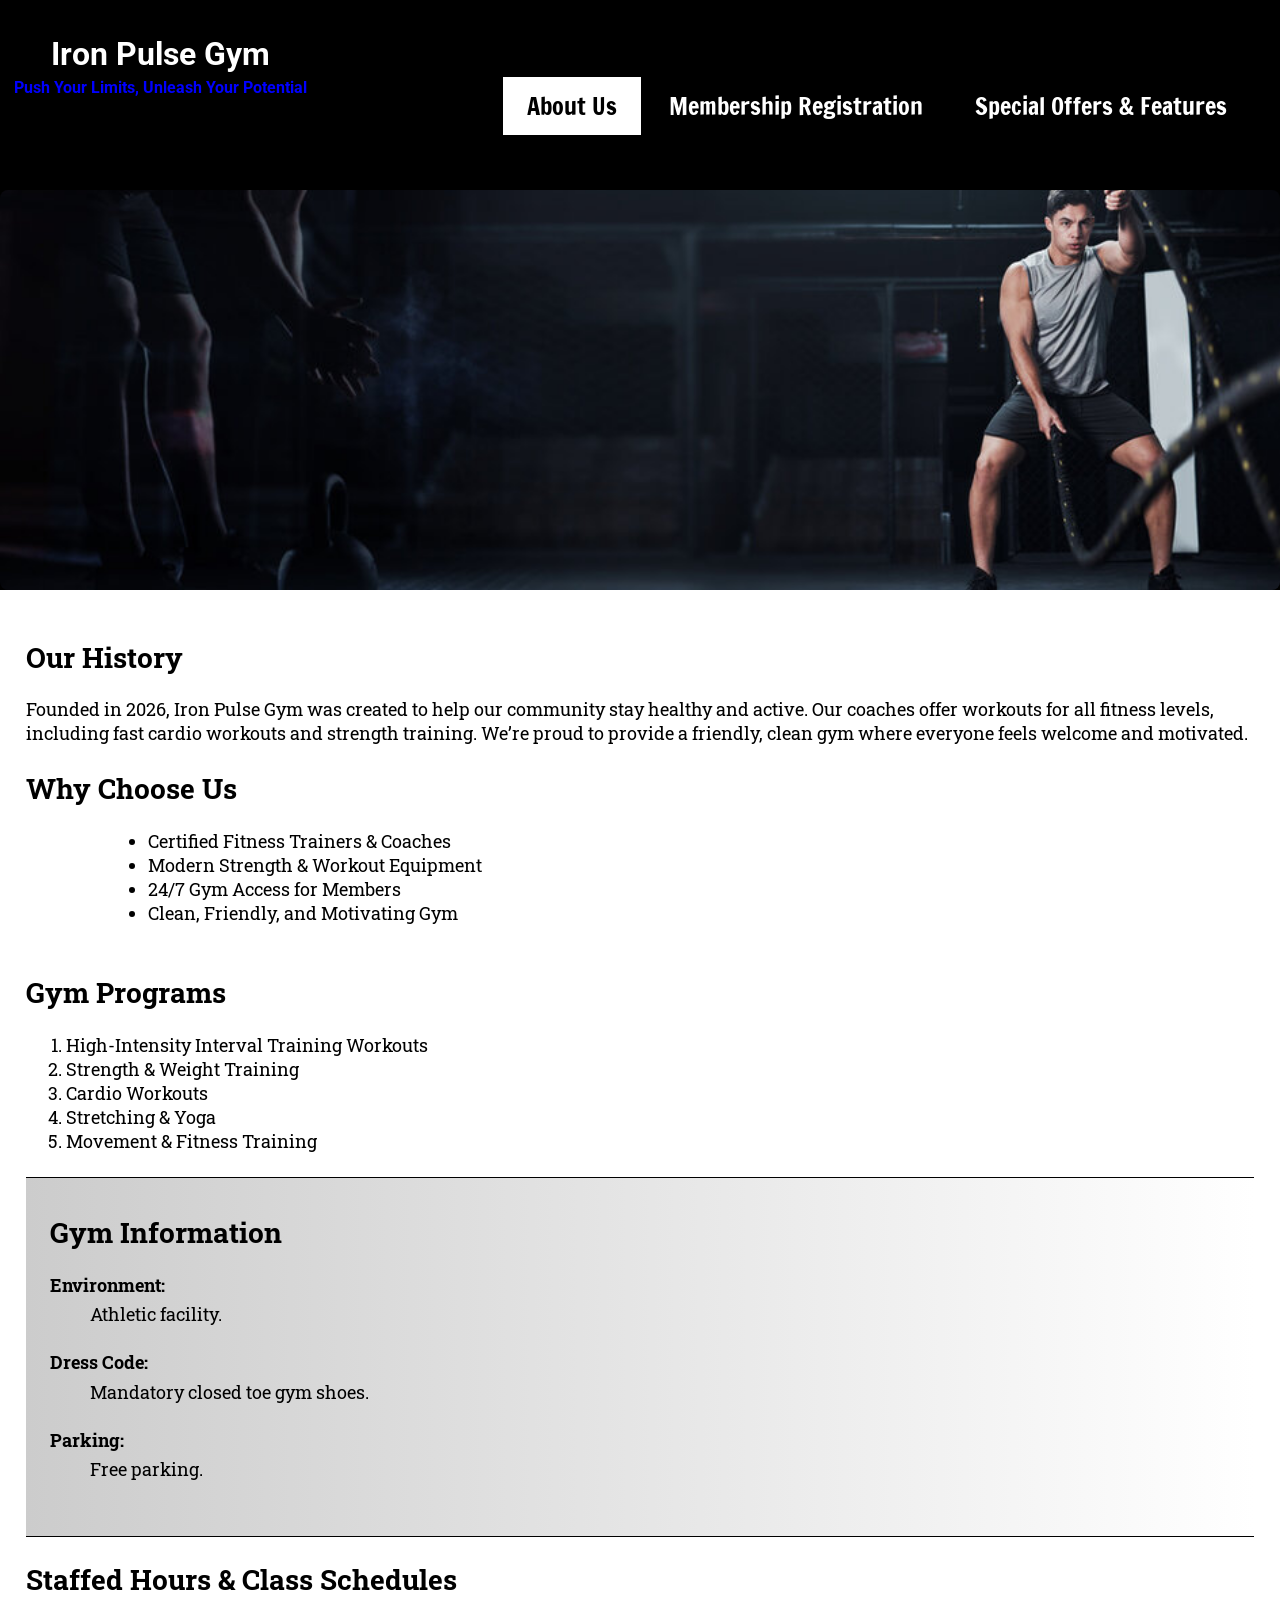
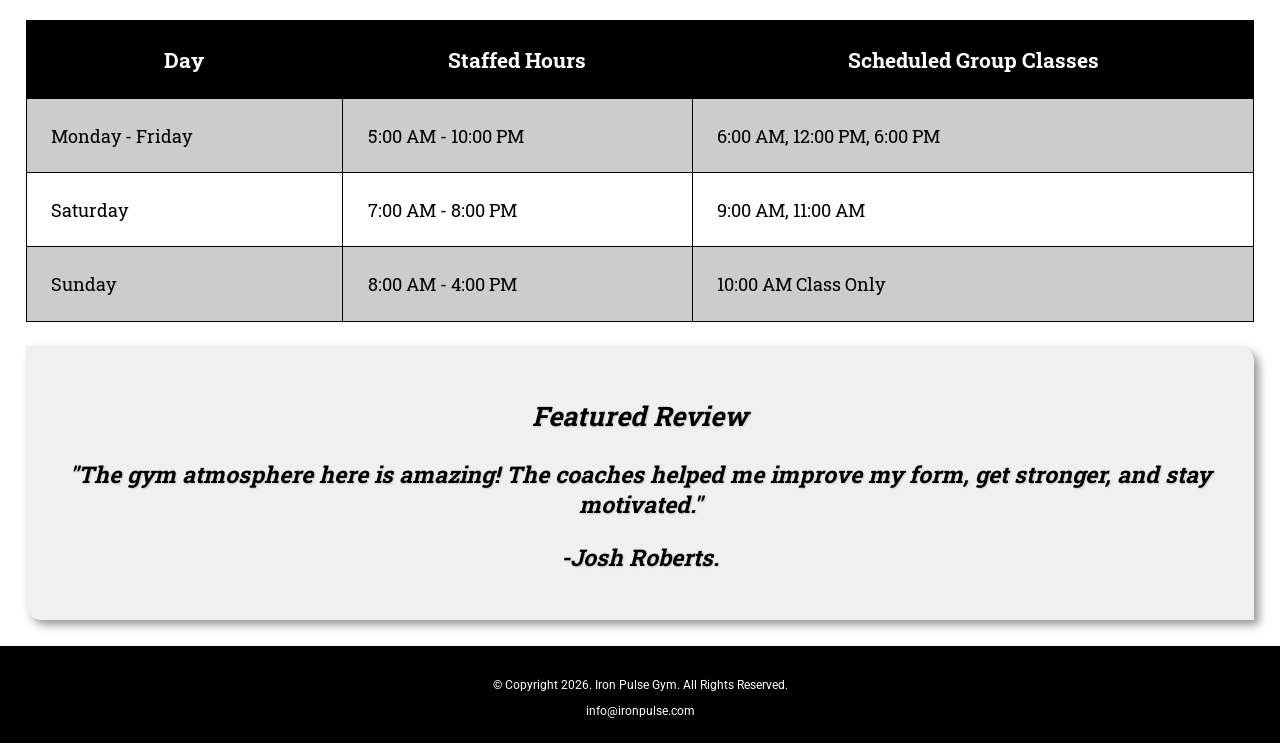
<file: index.html>
<!DOCTYPE html>
<!-- This website template was adapted by: Tyrell McCallum -->
<html lang="en">
<head>
    <title>Iron Pulse Gym - About Us</title>
    <meta charset="utf-8">
    <link href="https://fonts.googleapis.com/css2?family=Roboto&family=Roboto+Slab&family=Francois+One&display=swap" rel="stylesheet">
    <link rel="stylesheet" href="css/styles.css">
    <meta name="viewport" content="width=device-width, initial-scale=1.0">
</head>
<body>

<div id="container">

    <!-- Header -->
    <header>
        <h1>Iron Pulse Gym</h1>
        <p>Push Your Limits, Unleash Your Potential</p>
    </header>

    <!-- Navigation -->
    <nav>
        <ul>
            <li><a href="index.html" class="active">About Us</a></li>
            <li><a href="register.html">Membership Registration</a></li>
            <li><a href="creativity.html">Special Offers & Features</a></li>
        </ul>
    </nav>

    <!-- Gym Picture -->
    <figure class="frame">
        <img src="images/gym-banner.jpg" alt="Iron Pulse Fitness Training Floor" class="round">
    </figure>

    <!-- Main -->
    <main>
        
        <!-- Gym History -->
        <section>
            <h2>Our History</h2>
            <p>Founded in 2026, Iron Pulse Gym was created to help our community stay healthy and active. Our coaches offer workouts for all fitness levels, including fast cardio workouts and strength training. We’re proud to provide a friendly, clean gym where everyone feels welcome and motivated.</p>
        </section>

        <!-- Why Choose Us -->
        <section>
            <h2>Why Choose Us</h2>
            <ul>
                <li>Certified Fitness Trainers & Coaches</li>
                <li>Modern Strength & Workout Equipment</li>
                <li>24/7 Gym Access for Members</li>
                <li>Clean, Friendly, and Motivating Gym</li>
            </ul>
        </section>

        <!-- Gym Programs -->
        <section>
            <h2>Gym Programs</h2>
            <ol>
                <li>High-Intensity Interval Training Workouts</li>
                <li>Strength & Weight Training</li>
                <li>Cardio Workouts</li>
                <li>Stretching & Yoga</li>
                <li>Movement & Fitness Training</li>
            </ol>
        </section>

        <!-- Gym Info -->
        <section id="exercises">
            <h2>Gym Information</h2>
            <dl>
                <dt>Environment:</dt>
                <dd>Athletic facility.</dd>

                <dt>Dress Code:</dt>
                <dd>Mandatory closed toe gym shoes.</dd>

                <dt>Parking:</dt>
                <dd>Free parking.</dd>
            </dl>
        </section>

        <!-- Hours of Operation & Class Schedules -->
        <section>
            <h2>Staffed Hours & Class Schedules</h2>
            <table>
                <thead>
                    <tr>
                        <th>Day</th>
                        <th>Staffed Hours</th>
                        <th>Scheduled Group Classes</th>
                    </tr>
                </thead>
                <tbody>
                    <tr>
                        <td>Monday - Friday</td>
                        <td>5:00 AM - 10:00 PM</td>
                        <td>6:00 AM, 12:00 PM, 6:00 PM</td>
                    </tr>
                    <tr>
                        <td>Saturday</td>
                        <td>7:00 AM - 8:00 PM</td>
                        <td>9:00 AM, 11:00 AM</td>
                    </tr>
                    <tr>
                        <td>Sunday</td>
                        <td>8:00 AM - 4:00 PM</td>
                        <td>10:00 AM Class Only</td>
                    </tr>
                </tbody>
            </table>
        </section>

        <!-- Review -->
        <aside>
            <h3>Featured Review</h3>
            <p>"The gym atmosphere here is amazing! The coaches helped me improve my form, get stronger, and stay motivated."</p>
            <p><strong>-Josh Roberts.</strong></p>
        </aside>

    </main>

    <!-- Footer -->
    <footer>
        <p>&copy; Copyright 2026. Iron Pulse Gym. All Rights Reserved.</p>
        <p><a href="mailto:info@ironpulse.com">info@ironpulse.com</a></p>
    </footer>

</div>

</body>
</html>
</file>
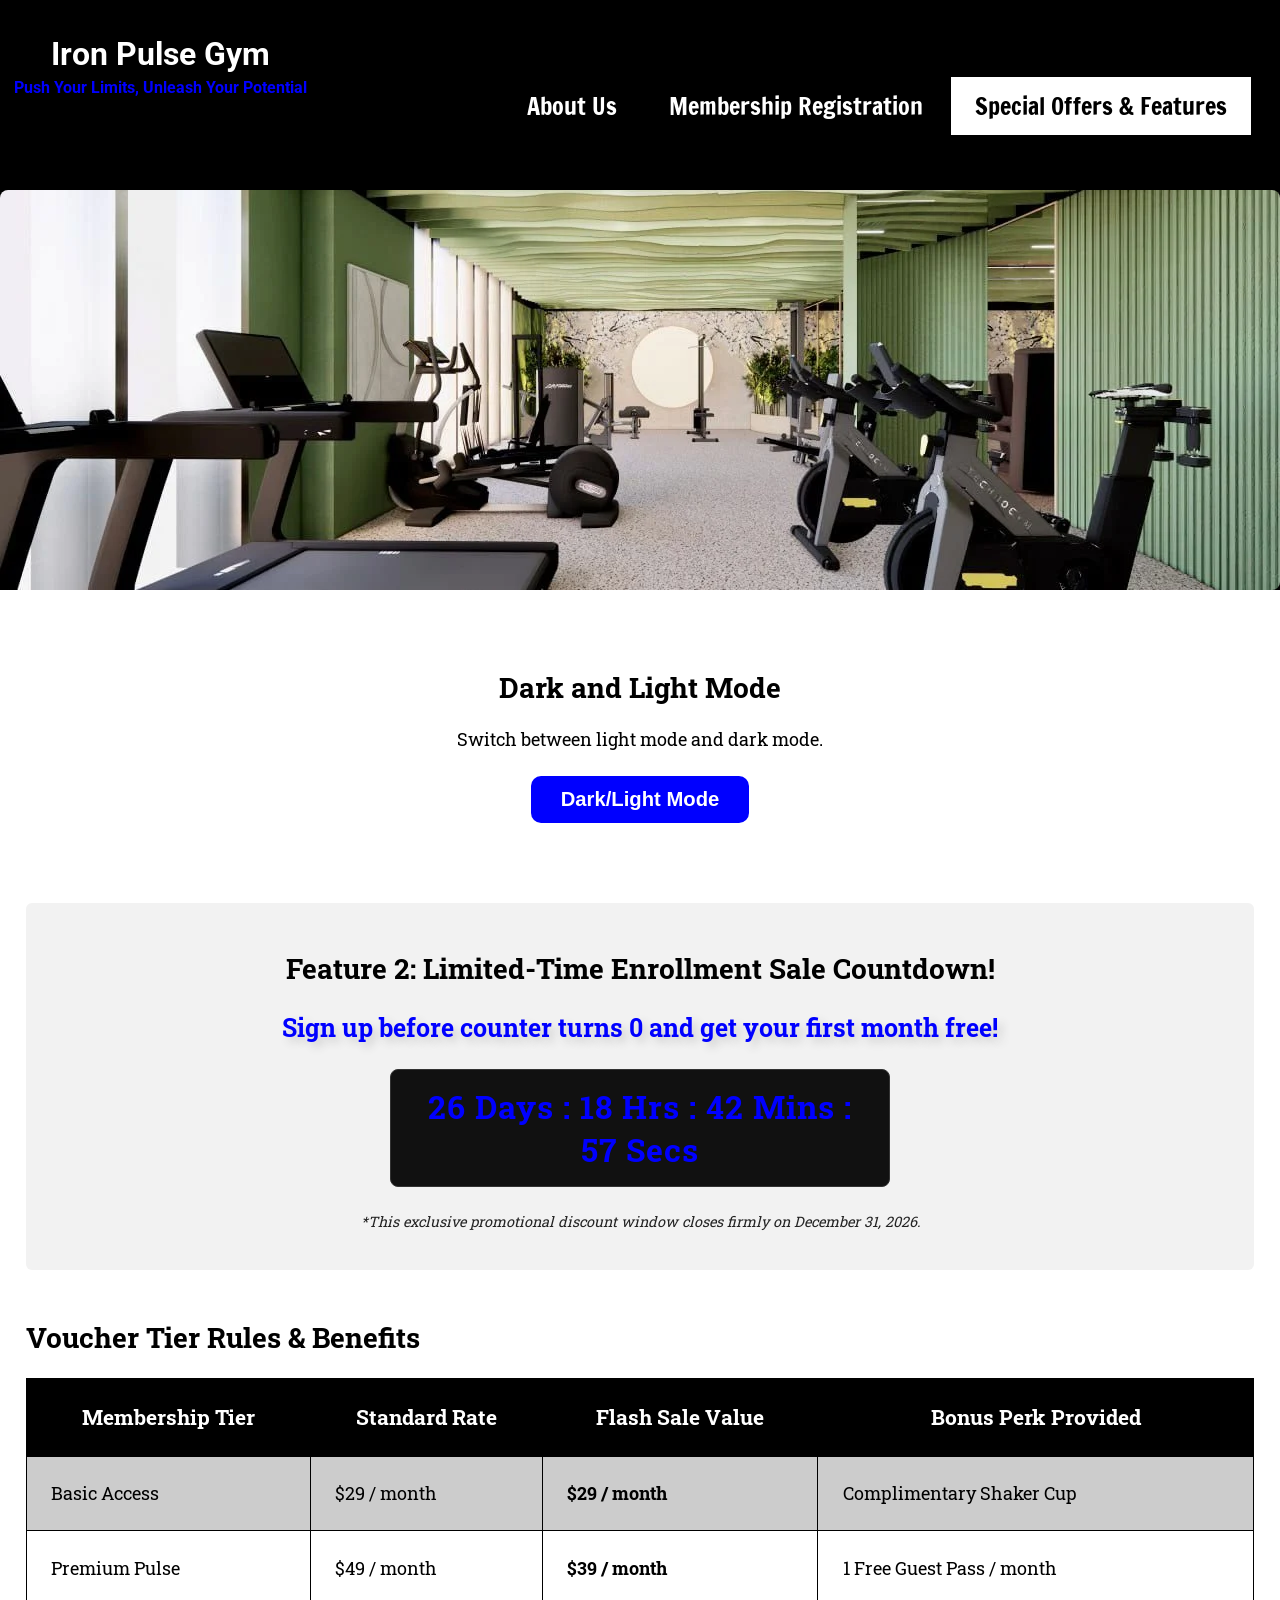
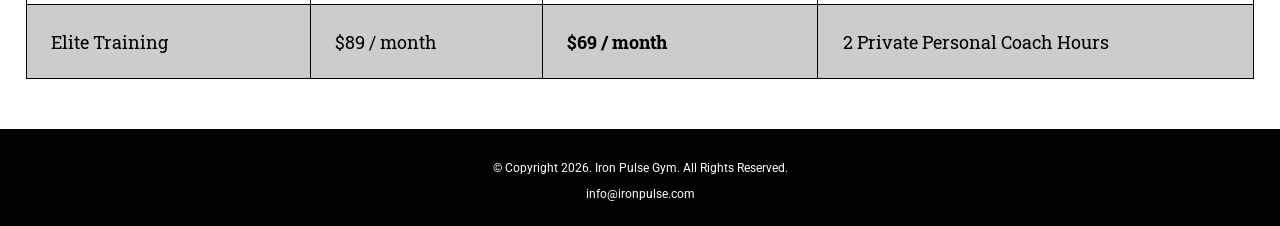
<file: creativity.html>
<!DOCTYPE html>
<!-- This website template was adapted by: Tyrell McCallum -->
<html lang="en">
<head>
    <title>Iron Pulse Gym - Special Offers & Features</title>
    <meta charset="utf-8">
    <link href="https://fonts.googleapis.com/css2?family=Roboto&family=Roboto+Slab&family=Francois+One&display=swap" rel="stylesheet">
    <link rel="stylesheet" href="css/styles.css">
    <meta name="viewport" content="width=device-width, initial-scale=1.0">
</head>
<body>

<div id="container">

    <!-- Header -->
    <header>
        <h1>Iron Pulse Gym</h1>
        <p>Push Your Limits, Unleash Your Potential</p>
    </header>

    <!-- Navigation -->
    <nav>
        <ul>
            <li><a href="index.html">About Us</a></li>
            <li><a href="register.html">Membership Registration</a></li>
            <li><a href="creativity.html" class="active">Special Offers & Features</a></li>
        </ul>
    </nav>
	
    <!-- Image -->
    <figure class="frame">
        <img src="images/dining.jpg" alt="Iron Pulse Training Facility Area" class="round">
    </figure>
		
    <!-- Main -->
    <main>

        <!-- Button for dark and light mode -->
        <div id="contact" class="interactive-box" style="margin-bottom: 4%;">
            <h2>Dark and Light Mode</h2>
            <p>Switch between light mode and dark mode.</p>
            
            <div style="margin-top: 25px;">
                <button id="themeToggleBtn" class="btn-submit">Dark/Light Mode</button>
            </div>
        </div>

        <!-- Sale Countdown -->
        <div id="form" class="interactive-box countdown-section">
            <h2>Feature 2: Limited-Time Enrollment Sale Countdown!</h2>
            <p class="action">Sign up before counter turns 0 and get your first month free!</p>
            
            <!-- Countdown -->
            <div id="clockDisplay" class="timer-display" style="font-size: 2rem; font-weight: bold; margin: 25px auto; letter-spacing: 1px; max-width: 500px; padding: 15px; border-radius: 8px;">
                <span id="daysBox">00</span> Days : 
                <span id="hoursBox">00</span> Hrs : 
                <span id="minutesBox">00</span> Mins : 
                <span id="secondsBox">00</span> Secs
            </div>
            
            <p style="font-style: italic; font-size: 0.9rem; opacity: 0.85;">
                *This exclusive promotional discount window closes firmly on December 31, 2026.
            </p>
        </div>

        <!--  Prices -->
        <section style="margin-top: 4%;">
            <h2>Voucher Tier Rules & Benefits</h2>
            <table>
                <thead>
                    <tr>
                        <th>Membership Tier</th>
                        <th>Standard Rate</th>
                        <th>Flash Sale Value</th>
                        <th>Bonus Perk Provided</th>
                    </tr>
                </thead>
                <tbody>
                    <tr>
                        <td>Basic Access</td>
                        <td>$29 / month</td>
                        <td><strong>$29 / month</strong></td>
                        <td>Complimentary Shaker Cup</td>
                    </tr>
                    <tr>
                        <td>Premium Pulse</td>
                        <td>$49 / month</td>
                        <td><strong>$39 / month</strong></td>
                        <td>1 Free Guest Pass / month</td>
                    </tr>
                    <tr>
                        <td>Elite Training</td>
                        <td>$89 / month</td>
                        <td><strong>$69 / month</strong></td>
                        <td>2 Private Personal Coach Hours</td>
                    </tr>
                </tbody>
            </table>
        </section>

    </main>

    <!-- Footer -->
    <footer>
        <p>&copy; Copyright 2026. Iron Pulse Gym. All Rights Reserved.</p>
        <p><a href="mailto:info@ironpulse.com">info@ironpulse.com</a></p>
    </footer>

</div>

<!-- JS Script File -->
<script src="js/script.js"></script>
</body>
</html>
</file>
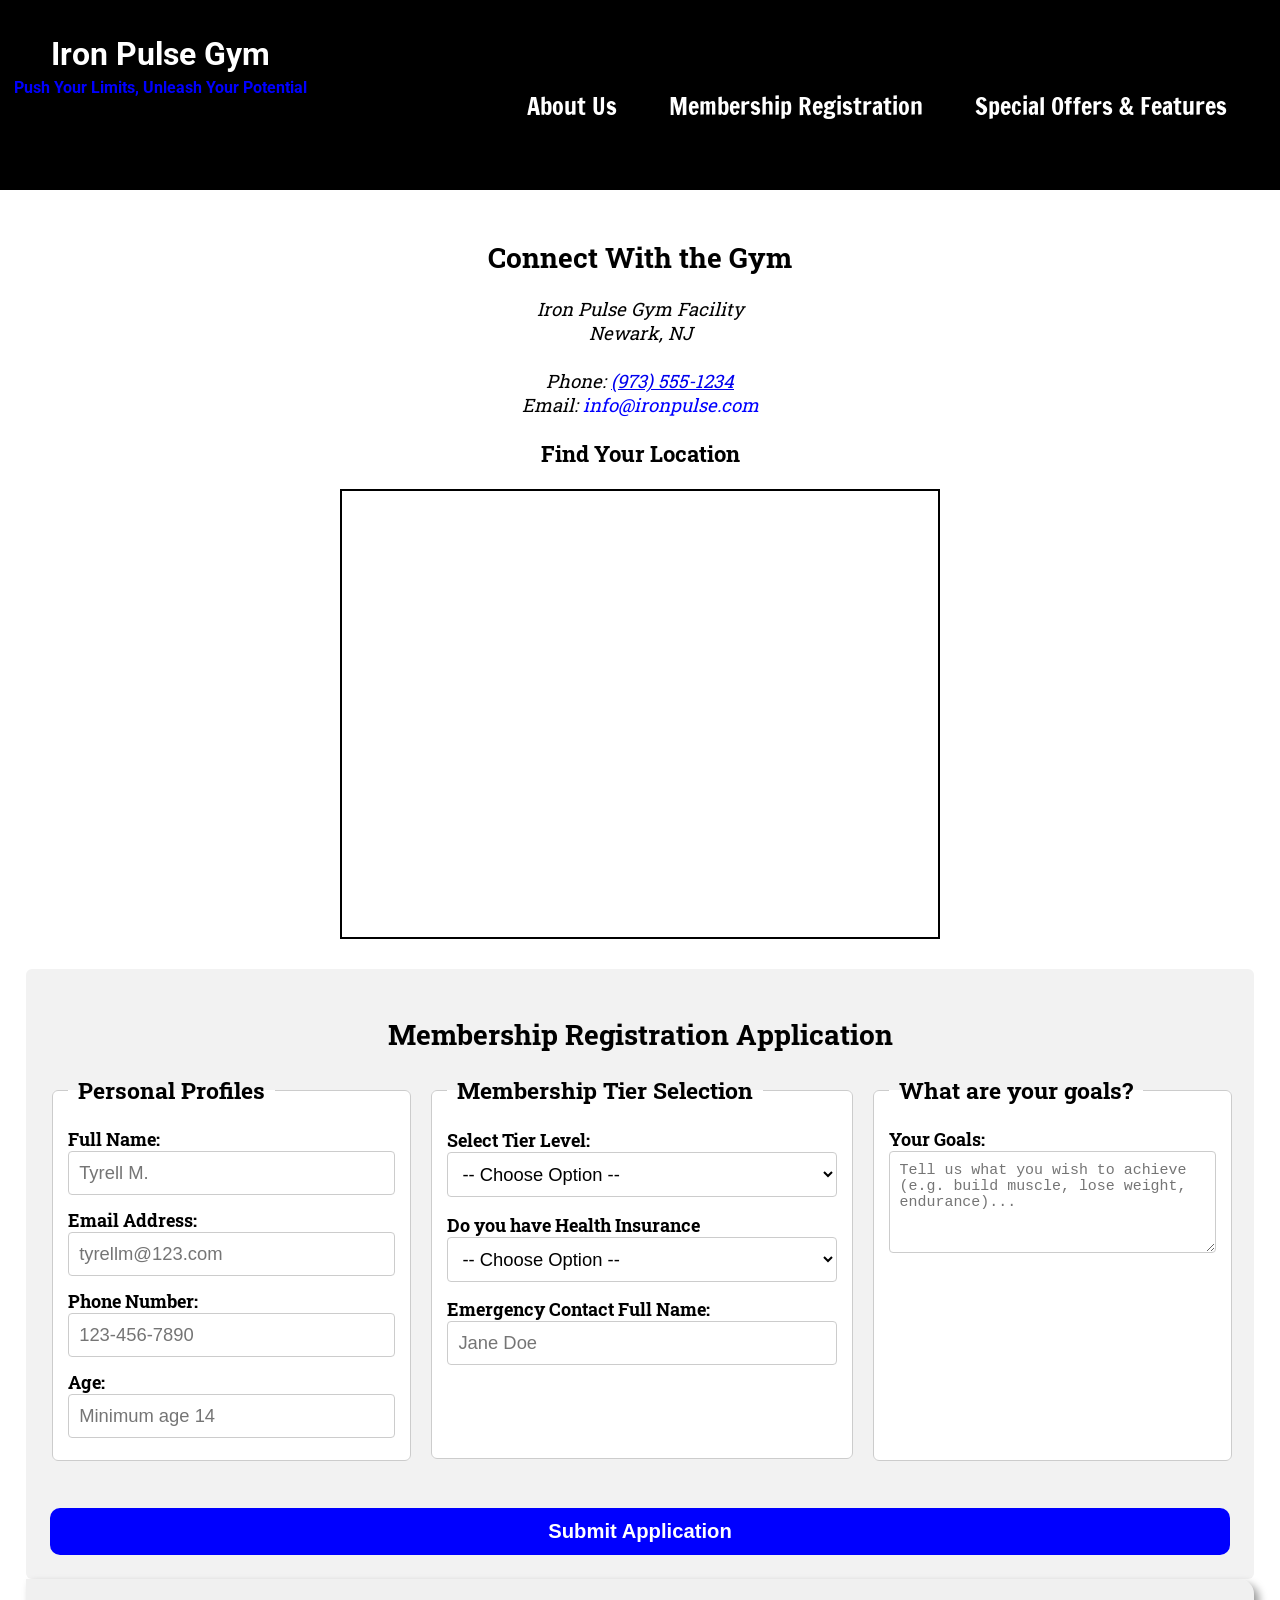
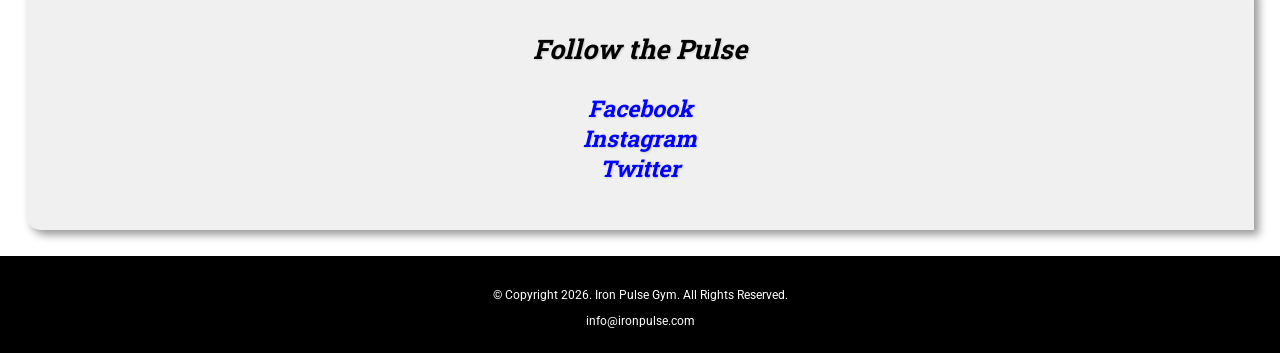
<file: register.html>
<!DOCTYPE html>
<!-- This website template was adapted by: Tyrell McCallum -->
<html lang="en">
<head>
    <title>Iron Pulse Gym - Membership Registration</title>
    <meta charset="utf-8">
    <link href="https://fonts.googleapis.com/css2?family=Roboto&family=Roboto+Slab&family=Francois+One&display=swap" rel="stylesheet">
    <link rel="stylesheet" href="css/styles.css">
    <meta name="viewport" content="width=device-width, initial-scale=1.0">
</head>
<body>

<div id="container">

    <!-- Header -->
    <header>
        <h1>Iron Pulse Gym</h1>
        <p>Push Your Limits, Unleash Your Potential</p>
    </header>

    <!-- Navigation -->
    <nav>
        <ul>
            <li><a href="index.html">About Us</a></li>
            <li><a href="register.html">Membership Registration</a></li>
            <li><a href="creativity.html">Special Offers & Features</a></li>
        </ul>
    </nav>

    <!-- Main -->
    <main>

        <!-- Gym Contact -->
        <div id="contact">
            <h2>Connect With the Gym</h2>
            <address>
                Iron Pulse Gym Facility<br>
                Newark, NJ<br><br>

                Phone: <a href="tel:9735551234">(973) 555-1234</a><br>
                Email: <a href="mailto:info@ironpulse.com" class="contact-email-link">info@ironpulse.com</a>
            </address>

            <h3>Find Your Location</h3>
            <iframe src="https://www.google.com/maps?q=Newark,NJ&output=embed"
                    width="600" height="450" allowfullscreen class="map">
            </iframe>
        </div>

        <!-- Membership Registration Form Content -->
        <div id="form">
            <h2>Membership Registration Application</h2>
            
            <!-- Dynamic JavaScript Target Message Blocks -->
            <div id="errorBox" class="error-messages" style="display:none;"></div>
            <div id="successBox" class="success-message" style="display:none;"></div>

            <form id="registrationForm" class="form-grid" novalidate>

                <!-- Contact and Personal Info -->
                <fieldset>
                    <legend>Personal Profiles</legend>

                    <label for="fullName">Full Name:</label>
                    <input type="text" id="fullName" name="fullName" placeholder="Tyrell M.">

                    <label for="email">Email Address:</label>
                    <input type="email" id="email" name="email" placeholder="tyrellm@123.com">

                    <label for="phone">Phone Number:</label>
                    <input type="tel" id="phone" name="phone" placeholder="123-456-7890">

                    <label for="age">Age:</label>
                    <input type="number" id="age" name="age" placeholder="Minimum age 14">
                </fieldset>

                <!-- Membership Stuff -->
                <fieldset>
                    <legend>Membership Tier Selection</legend>

                    <label for="membershipType">Select Tier Level:</label>
                    <select id="membershipType" name="membershipType">
                        <option value="">-- Choose Option --</option>
                        <option value="Basic">Basic Access ($29/mo)</option>
                        <option value="Premium">Premium Pulse ($49/mo)</option>
                        <option value="Elite">Elite Trainer Tier ($89/mo)</option>
                    </select>

                    <!-- Health Insurance -->
                    <label for="insurance">Do you have Health Insurance</label>
                    <select id="insurance" name="insurance">
                        <option value="">-- Choose Option --</option>
                        <option value="Yes">Yes</option>
                        <option value="No">No</option>
                    </select>

                    <!-- Emergency Contact -->
                    <label for="emergencyName">Emergency Contact Full Name:</label>
                    <input type="text" id="emergencyName" name="emergencyName" placeholder="Jane Doe">
                </fieldset>

                <!-- Goals -->
                <fieldset>
                    <legend>What are your goals?</legend>

                    <label for="Goals">Your Goals:</label>
                    <textarea id="fitnessGoals" name="fitnessGoals" rows="5" placeholder="Tell us what you wish to achieve (e.g. build muscle, lose weight, endurance)..."></textarea>
                </fieldset>

                <input type="submit" id="submit" value="Submit Application" class="btn">

            </form>
        </div>

        <!-- Socials -->
        <aside>
            <h3>Follow the Pulse</h3>
            <p>
                <a href="https://facebook.com" class="external-link">Facebook</a><br>
                <a href="https://instagram.com" class="external-link">Instagram</a><br>
                <a href="https://twitter.com" class="external-link">Twitter</a>
            </p>
        </aside>

    </main>

    <!-- Footer -->
    <footer>
        <p>&copy; Copyright 2026. Iron Pulse Gym. All Rights Reserved.</p>
        <p><a href="mailto:info@ironpulse.com">info@ironpulse.com</a></p>
    </footer>

</div>

<!-- JS Script File -->
<script src="js/script.js"></script>
</body>
</html>
</file>
<file: css/styles.css>
/*
Author: Tyrell McCallum
Date: 4/2/2026
File Name: styles.css
*/

/* colors */
:root {
    --bg-main: #000000;
    --bg-content: #ffffff;
    --text-main: #000000;
    --text-light: #ffffff;
    --accent-color: #0000FF; 
    --card-tint: rgba(204, 204, 204, 0.3);
    --form-bg: #f2f2f2;
    --table-stripe: #ccc;
    --shadow-color: #ccc;
}

body, header, nav, main, footer, h1, div, img, ul, figure, figcaption, section, article, aside {
    margin: 0;
    padding: 0;
    border: 0;
}

/* body and images */
body {
    background-color: var(--bg-main);
    font-family: 'Roboto', Arial, sans-serif;
    color: var(--text-main);
    transition: background-color 0.3s ease;
}

img {
    max-width: 100%;
    height: auto;
    display: block;
}

* {
    box-sizing: border-box;
}

/* mobile viewport */

/* header */
header {
    top: 0;
    background-color: var(--bg-main);
    height: 190px;
    padding-top: 35px;
}

header img {
    margin: 0 auto;
}

header h1, header p {
    color: var(--text-light);
    text-align: center;
}

header p {
    color: var(--accent-color);
    font-weight: bold;
    margin-top: 5px;
}

/* navigation area */
nav {
    padding: 1%;
    margin-bottom: 1%;
}

nav ul {
    list-style-type: none;
    text-align: center;
}

nav li {
    font-size: 1.5em;
    font-family: 'Francois One', sans-serif;
    border-top: 1px solid var(--text-light);
}

nav li:first-child {
    border-top: none;
}

nav li a {
    display: block;
    color: var(--text-light);
    padding: 0.5em 1em;
    text-decoration: none;
    transition: background-color 0.2s ease, color 0.2s ease;
}

nav li a.active {
    background-color: var(--text-light);
    color: #000;
}

/* mobile class */
.mobile {
    display: block;
}

.tablet-desktop {
    display: none;
}

/* main content */
main {
    background-color: var(--bg-content);
    padding: 2%;
    font-size: 1.15em;
    font-family: 'Roboto Slab', serif;
    color: var(--text-main);
    transition: background-color 0.3s ease, color 0.3s ease;
}

.mobile h3 {
    text-shadow: 5px 5px 8px var(--shadow-color);
}

section {
    margin-bottom: 2%;
}

section ul {
    margin-left: 40px;
}

article {
    padding: 2%;
}

article h3 {
    text-align: center;
}

article img {
    margin: 0 auto;
}

article ul {
    margin-left: 10%;
}

article:nth-of-type(2) {
    background-color: var(--card-tint);
}

.tel-link {
    background-color: #404040;
    padding: 2%;
    margin: 0 auto;
    width: 80%;
    text-align: center;
    border-radius: 5px;
}

.tel-link a {
    color: var(--text-light);
    text-decoration: none;
    font-size: 1.5em;
    display: block;
}

.hours {
    margin-left: 10%;
}

.action {
    font-size: 1.35em;
    color: var(--accent-color);
    font-weight: bold;
    text-shadow: 5px 5px 8px var(--shadow-color);
}

.frame img {
    width: 100%;
    height: 400px;
    object-fit: cover;
}

.pic-text {
    position: absolute;
    bottom: 0;
    background: rgba(0, 0, 0, 0.75);
    color: var(--text-light);
    width: 100%;
    padding: 20px;
    text-align: center;
    font-family: Verdana, Arial, sans-serif;
    font-size: 1.5em;
    font-weight: bold;
}

#weights, #cardio, #training {
    margin: 0 2%;
}

.round {
    border-radius: 8px;
}

.external-link {
    color: var(--accent-color);
    font-weight: bold;
    text-decoration: none;
}

#contact {
    text-align: center;
}

#contact .contact-email-link {
    color: var(--accent-color);
    text-decoration: none;
}

.map {
    border: 2px solid #000;
    width: 100%;
    height: 450px;
}

/* Form & Validation */
#form {
    margin-top: 2%;
    background-color: var(--form-bg);
    padding: 2%;
    border-radius: 6px;
    transition: background-color 0.3s ease;
}

#form h2 {
    text-align: center;
}

.error-messages {
    background-color: #f8d7da;
    color: #721c24;
    padding: 15px;
    border-left: 6px solid #dc3545;
    margin-bottom: 20px;
    border-radius: 4px;
    font-size: 0.95em;
}

.error-messages ul {
    margin-left: 20px;
    margin-top: 5px;
}

.success-message {
    background-color: #d4edda;
    color: #155724;
    padding: 15px;
    border-left: 6px solid #28a745;
    margin-bottom: 20px;
    border-radius: 4px;
    font-size: 1em;
}

/* Style for form*/
fieldset, input, select, textarea {
    margin-bottom: 2%;
    width: 100%;
}

fieldset {
    padding: 15px;
    border: 1px solid #ccc;
    border-radius: 6px;
    background-color: var(--bg-content);
    transition: background-color 0.3s ease;
}

fieldset legend {
    font-weight: bold;
    font-size: 1.25em;
    color: var(--text-main);
    padding: 0 10px;
    transition: color 0.3s ease;
}

label {
    display: block;
    padding-top: 2%;
    font-weight: bold;
}

input[type="text"], input[type="email"], input[type="tel"], input[type="number"], select, textarea {
    padding: 10px;
    border: 1px solid #ccc;
    border-radius: 4px;
    font-size: 1em;
    background-color: var(--bg-content);
    color: var(--text-main);
}

form #submit, .btn-submit {
    margin: 20px auto 0 auto;
    border: none;
    display: block;
    padding: 12px 30px;
    background-color: var(--accent-color);
    color: var(--text-light);
    font-size: 1.1em;
    font-weight: bold;
    border-radius: 10px;
    cursor: pointer;
    transition: background-color 0.2s ease;
}

form #submit:hover, .btn-submit:hover {
    background-color: #cc3700;
}

/* for Creativity Page */
.interactive-box {
    text-align: center;
    padding: 30px 15px;
    border-radius: 6px;
}

.timer-display {
    background-color: #111111;
    color: var(--accent-color);
    padding: 15px;
    border-radius: 8px;
    border: 1px solid #333;
}

/* for footer content */
footer {
    background-color: var(--bg-main);
    padding: 20px 0;
    transition: background-color 0.3s ease;
}

footer p {
    font-size: 0.75em;
    text-align: center;
    color: var(--text-light);
    padding: 0 1em;
    margin-bottom: 5px;
}

footer p a {
    color: var(--text-light);
    text-decoration: none;
}

/* Tablet Viewport */
@media screen and (min-width: 630px), print {

    .tablet-desktop {
        display: block;
    }

    .mobile {
        display: none;
    }

    header {
        padding-bottom: 2%;
    }

    nav li {
        border-top: none;
        display: inline-block;
        border-right: 1px solid var(--text-light);
    }

    nav li:last-child {
        border-right: none;
    }

    nav li a {
        padding: 0.1em 0.75em;
    }

    main ul {
        margin: 0 0 4% 10%;
    }

    .grid {
        display: grid;
        grid-template-columns: auto auto auto;
        grid-gap: 20px;
    }

    .pic-text {
        font-size: 1em;
        padding: 10px;
    }

    aside {
        text-align: center;
        font-size: 1.25em;
        font-style: italic;
        font-weight: bold;
        padding: 2%;
        background-color: var(--card-tint);
        box-shadow: 5px 5px 8px rgba(0,0,0,0.4);
        text-shadow: 1px 1px 2px var(--shadow-color);
        border-radius: 0 15px;
        color: var(--text-main);
    }

    .grid-item4 {
        grid-column: 1 / span 3;
    }

    #exercises {
        border-top: 1px solid #000;
        border-bottom: 1px solid #000;
        background: linear-gradient(to right, #ccc, #fff);
        background-color: var(--form-bg);
        padding: 1% 2%;
    }

    #exercises dt {
        font-weight: bold;
    }

    #exercises dd {
        padding: 0.5% 1% 2% 0;
    }

    .tel-num {
        font-size: 1.25em;
    }

    .map {
        width: 100%;
        max-width: 600px;
        height: 450px;
    }

    table {
        border: 1px solid #000;
        border-collapse: collapse;
        margin: 0 auto;
        width: 100%;
    }

    caption {
        font-size: 1.5em;
        font-weight: bold;
        padding: 1%;
    }

    th, td {
        border: 1px solid #000;
        padding: 2%;
    }

    th {
        background-color: #000;
        color: var(--text-light);
        font-size: 1.15em;
    }

    tr:nth-child(odd) {
        background-color: var(--table-stripe);
    }

    form {
        width: 100%;
        margin: 0 auto;
    }
}

@media screen and (min-width: 1015px), print { 

    /* Desktop */
    header {
        width: 25%;
        float: left;
        padding-bottom: 0;
    }

    nav {
        float: right;
        width: 70%;
        margin: 4em 1em 0 0;
    }

    nav ul {
        text-align: right;
    }

    nav li {
        border: none;
    }

    nav li a {
        padding: 0.5em 1em;
    }

    nav li a:hover {
        color: #000 !important;
        background-color: var(--text-light) !important;
    }

    main {
        clear: left;
    }

    main h1 {
        font-size: 1.8em;
    }

    article h3 {
        font-size: 1.75em;
    }

    .pic-text {
        font-size: 1.5em;
        padding: 20px;
    }

    .frame:hover {
    box-shadow: none;
    }

    #weights, #cardio, #training {
        width: 29%;
        float: left;
        margin: 0 2%;
    }

    #exercises {
        clear: left;
    }

    form {
        width: auto;
    }

    .form-grid {
        display: grid;
        grid-template-columns: auto auto auto;
        grid-gap: 20px;
    }

    .btn {
        grid-column: 1 / span 3;
    }
}


@media screen and (min-width: 1921px) {
    #container {
        width: 1920px;
        margin: 0 auto;
    }
    table {
        width: 80%;
    }
}

/* Print */
@media print {
    body {
        background-color: #fff;
        color: #000;
    }
}
</file>
